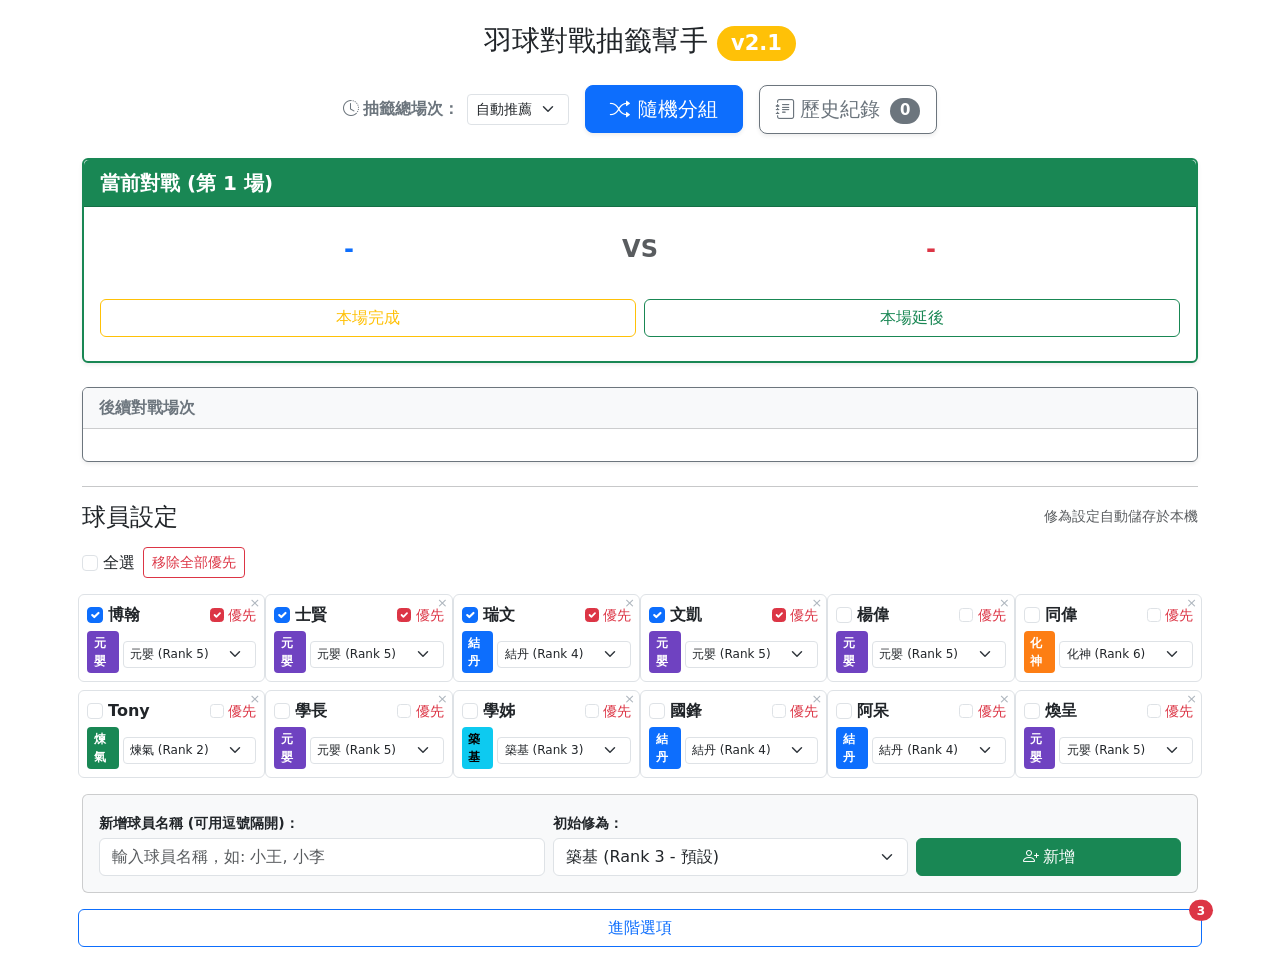
<file: index.html>
<!DOCTYPE html>
<html lang="zh-Hant">

<head>
  <meta charset="UTF-8">
  <meta name="viewport" content="width=device-width, initial-scale=1.0">
  <title>隨機分組對戰</title>
  <!-- 引入 Bootstrap -->
  <link href="https://cdn.jsdelivr.net/npm/bootstrap@5.3.2/dist/css/bootstrap.min.css" rel="stylesheet">
  <link href="style.css" rel="stylesheet">
  <!-- 引入 Bootstrap Icons -->
  <link href="https://cdn.jsdelivr.net/npm/bootstrap-icons@1.11.2/font/bootstrap-icons.min.css" rel="stylesheet">
</head>

<body>
  <div class="container my-4">

    <h3 class="text-center mb-4">
      羽球對戰抽籤幫手
      <span class="badge rounded-pill bg-warning" id="appVersionBadge">
        v2.1
      </span>
    </h3>

    <!-- 抽籤場次與隨機分組按鈕區塊 -->
    <div class="d-flex justify-content-center align-items-center gap-3 mb-4 flex-wrap">
      <div class="d-flex align-items-center gap-2">
        <label for="matchCountSelect" class="form-label mb-0 fw-bold text-secondary text-nowrap">
          <i class="bi bi-clock-history me-1"></i>抽籤總場次：
        </label>
        <select id="matchCountSelect" class="form-select form-select-sm" style="width: auto;">
          <option value="auto" selected>自動推薦</option>
          <option value="1">1 場</option>
          <option value="2">2 場</option>
          <option value="3">3 場</option>
          <option value="4">4 場</option>
          <option value="5">5 場</option>
          <option value="6">6 場</option>
          <option value="7">7 場</option>
          <option value="8">8 場</option>
          <option value="9">9 場</option>
          <option value="10">10 場</option>
          <option value="12">12 場</option>
        </select>
      </div>
      <button type="button" class="btn btn-primary btn-lg px-4 shadow-sm" onclick="generateTeams()">
        <i class="bi bi-shuffle me-2"></i>隨機分組
      </button>
      <button type="button" class="btn btn-outline-secondary btn-lg px-3 shadow-sm" id="match-history-btn" onclick="openMatchHistoryModal()">
        <i class="bi bi-journal-text me-1"></i>歷史紀錄
        <span class="badge rounded-pill bg-secondary ms-1" id="historyCountBadge">0</span>
      </button>
    </div>

    <!-- 當前對戰 (高視覺強度) -->
    <div id="current-match-box" class="card border-success border-2 shadow-sm text-center mb-4">
      <div class="card-header bg-success text-white fw-bold fs-5 d-flex justify-content-between align-items-center flex-wrap gap-2" id="current-match-header">
        <span id="current-match-title">當前對戰 (第 1 場)</span>
        <span id="match-power-indicator" class="power-indicator d-none"></span>
      </div>
      <div class="card-body py-4">
        <div class="row align-items-center">
          <div class="col fs-4 fw-bold text-primary" id="team-a-display">
            -
          </div>
          <div class="col-auto fs-4 fw-bold text-muted">
            VS
          </div>
          <div class="col fs-4 fw-bold text-danger" id="team-b-display">
            -
          </div>
        </div>
        <div class="mt-2" id="current-match-power-details"></div>
        <div class="d-flex gap-2">
          <button type="button" class="btn btn-outline-warning mt-4 flex-grow-1" id="next-match-btn"
            onclick="nextMatch()">本場完成</button>
          <button type="button" class="btn btn-outline-success mt-4 flex-grow-1" id="swap-group-btn"
            onclick="handleSwapGroups()">本場延後</button>
        </div>
      </div>
    </div>

    <!-- 待對戰場次 -->
    <div id="upcoming-matches-box" class="card border-secondary shadow-sm mb-4">
      <div class="card-header bg-light fw-bold text-secondary">
        後續對戰場次
      </div>
      <div class="card-body">
        <div id="upcoming-matches-list" class="list-group list-group-flush">
          <!-- 待播放的場次會動態渲染到這裡 -->
        </div>
      </div>
    </div>

    <hr />

    <form id="playersForm">
      <div class="d-flex justify-content-between align-items-center mb-3">
        <h4 class="mb-0">球員設定</h4>
        <span class="text-muted small">修為設定自動儲存於本機</span>
      </div>

      <div class="row row-cols-auto g-2 align-items-center mb-3">
        <div class="col">
          <label class="form-check-label"><input type="checkbox" class="form-check-input" id="selectAll"> 全選</label>
        </div>
        <div class="col">
          <button type="button" class="btn btn-sm btn-outline-danger" onclick="removePriority()">移除全部優先</button>
        </div>
      </div>

      <!-- 球員卡片清單 (由 IndexedDB 載入渲染) -->
      <div class="mb-3 row row-cols-2 row-cols-sm-3 row-cols-md-4 row-cols-lg-6 g-2" id="player-list">
      </div>

      <!-- 新增球員 -->
      <div class="card p-3 mb-3 bg-light">
        <div class="row g-2 align-items-end">
          <div class="col-12 col-md-5">
            <label for="newPlayer" class="form-label small fw-bold mb-1">新增球員名稱 (可用逗號隔開)：</label>
            <input type="text" id="newPlayer" class="form-control" placeholder="輸入球員名稱，如: 小王, 小李">
          </div>
          <div class="col-8 col-md-4">
            <label for="newPlayerRealm" class="form-label small fw-bold mb-1">初始修為：</label>
            <select id="newPlayerRealm" class="form-select">
              <option value="凡人">凡人 (Rank 1)</option>
              <option value="煉氣">煉氣 (Rank 2)</option>
              <option value="築基" selected>築基 (Rank 3 - 預設)</option>
              <option value="結丹">結丹 (Rank 4)</option>
              <option value="元嬰">元嬰 (Rank 5)</option>
              <option value="化神">化神 (Rank 6)</option>
              <option value="煉虛">煉虛 (Rank 7)</option>
            </select>
          </div>
          <div class="col-4 col-md-3 d-flex align-items-end">
            <button type="button" class="btn btn-success w-100" onclick="addPlayer()">
              <i class="bi bi-person-plus me-1"></i>新增
            </button>
          </div>
        </div>
      </div>

      <!-- 進階選項 -->
      <div class="row g-2">
        <button type="button" class="btn btn-outline-primary position-relative" data-bs-toggle="collapse"
          data-bs-target="#advancedOptions" aria-expanded="false" aria-controls="advancedOptions">
          進階選項
          <span class="position-absolute top-0 start-100 translate-middle badge rounded-pill bg-danger"
            id="advancedOptionsBadge">
            3
          </span>
        </button>
        <div class="collapse mt-2" id="advancedOptions">
          <div class="card card-body">
            <div class="row g-3">
              <div class="col-12 col-md-6">
                <label class="form-check-label fw-bold">
                  <input type="checkbox" class="form-check-input check-green" id="balanceByRealm" checked>
                  修為戰力平衡模式
                </label>
                <span class="badge rounded-pill bg-secondary" data-bs-container="body" data-bs-toggle="popover"
                  data-bs-placement="right" data-bs-content="啟用本項：一避免雙低戰力打雙高戰力；二平均安排高修為球員輪流對戰，提升對戰樂趣。">?</span>
              </div>
              <div class="col-12 col-md-6">
                <label class="form-check-label">
                  <input type="checkbox" class="form-check-input check-red" id="autoPriority" checked>
                  自動優先
                </label>
                <span class="badge rounded-pill bg-secondary" data-bs-container="body" data-bs-toggle="popover"
                  data-bs-placement="right" data-bs-content="啟用本項，會自動於隨機分組後，勾選最後一場未出戰球員的優先選項">?</span>
              </div>
              <div class="col-12 col-md-6">
                <label class="form-check-label">
                  <input type="checkbox" class="form-check-input check-green" id="noBindCheck" checked>
                  優先不必同組
                </label>
                <span class="badge rounded-pill bg-secondary" data-bs-container="body" data-bs-toggle="popover"
                  data-bs-placement="right" data-bs-content="啟用本項，可避免優先球員為兩位時，自動被分為同一組">?</span>
              </div>
              <div class="col-12 d-flex flex-wrap gap-2 pt-2 border-top">
                <button type="button" class="btn btn-outline-secondary btn-sm" onclick="resetStatsAction()">重置對戰統計</button>
                <button type="button" class="btn btn-outline-warning btn-sm" onclick="restoreDefaultPlayersAction()">恢復預設球員與修為</button>
                <button type="button" class="btn btn-outline-danger btn-sm" onclick="removeAllPlayersAction()">移除所有球員卡</button>
              </div>
            </div>
          </div>
        </div>
      </div>

    </form>
  </div>

  <!-- 最近 10 場歷史紀錄 Modal -->
  <div class="modal fade" id="matchHistoryModal" tabindex="-1" aria-labelledby="matchHistoryModalLabel" aria-hidden="true">
    <div class="modal-dialog modal-lg modal-dialog-scrollable">
      <div class="modal-content">
        <div class="modal-header">
          <h5 class="modal-title fw-bold" id="matchHistoryModalLabel">
            <i class="bi bi-journal-text me-2"></i>最近 10 場歷史對戰紀錄
          </h5>
          <button type="button" class="btn-close" data-bs-dismiss="modal" aria-label="關閉"></button>
        </div>
        <div class="modal-body p-0">
          <div id="match-history-list" class="list-group list-group-flush">
            <!-- 歷史紀錄動態渲染於此 -->
          </div>
        </div>
        <div class="modal-footer">
          <button type="button" class="btn btn-outline-danger btn-sm me-auto" onclick="clearMatchHistoryAction()">
            <i class="bi bi-trash me-1"></i>清除歷史紀錄
          </button>
          <button type="button" class="btn btn-secondary btn-sm" data-bs-dismiss="modal">關閉</button>
        </div>
      </div>
    </div>
  </div>

  <script src="script.js"></script>
  <!-- 引入 Bootstrap 的 JavaScript -->
  <script src="https://cdn.jsdelivr.net/npm/bootstrap@5.3.2/dist/js/bootstrap.bundle.min.js"></script>
</body>

</html>
</file>
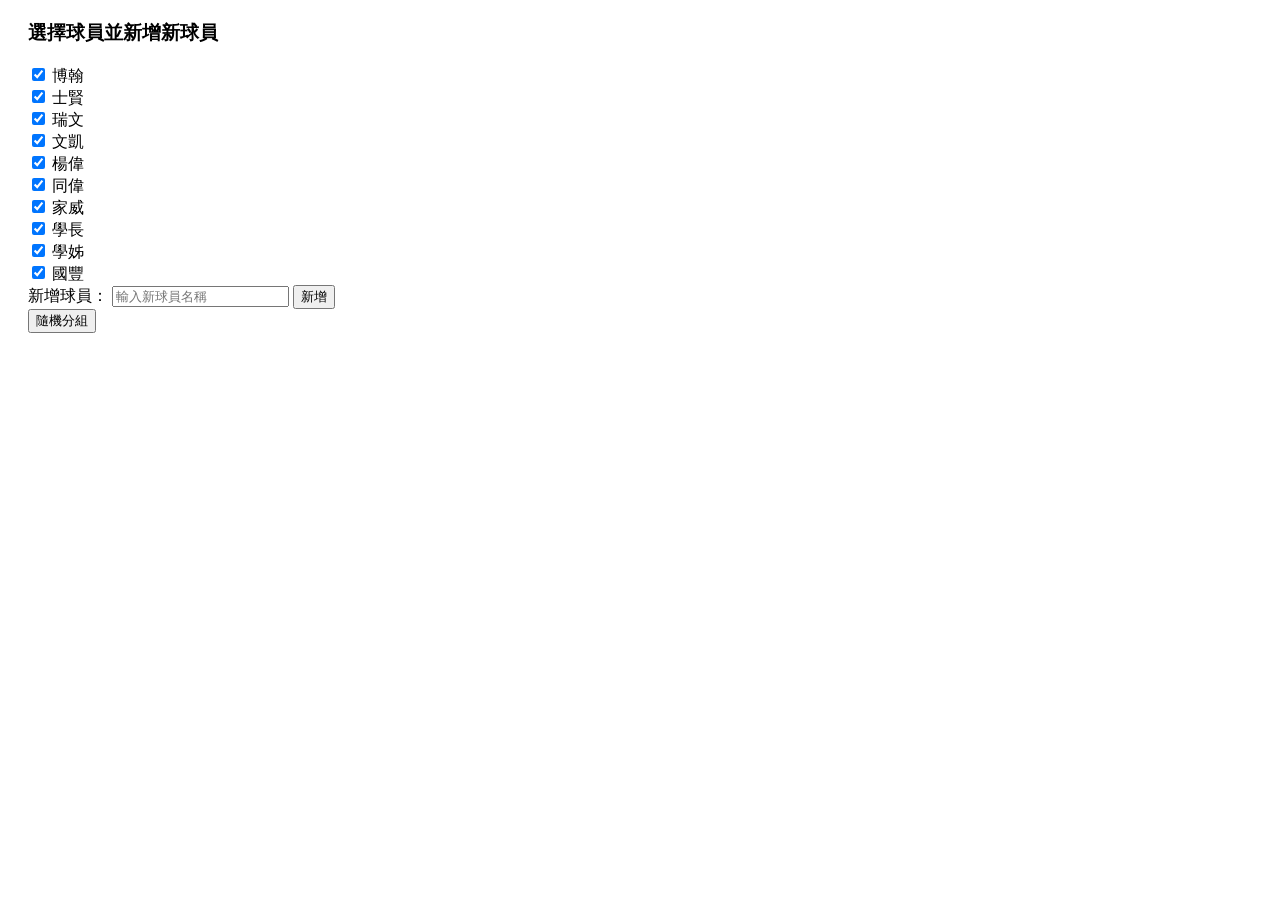
<file: badminton.html>
<!DOCTYPE html>
<html lang="zh-Hant">

<head>
  <meta charset="UTF-8">
  <meta name="viewport" content="width=device-width, initial-scale=1.0">
  <title>隨機分組對戰</title>
  <style>
    .container {
      margin: 20px;
    }

    #result {
      margin-top: 20px;
    }
  </style>
</head>

<body>
  <div class="container">
    <h3>選擇球員並新增新球員</h3>
    <form id="playersForm">
      <div id="player-list">
        <label><input type="checkbox" id="player1" value="博翰" checked> 博翰</label><br>
        <label><input type="checkbox" id="player2" value="士賢" checked> 士賢</label><br>
        <label><input type="checkbox" id="player3" value="瑞文" checked> 瑞文</label><br>
        <label><input type="checkbox" id="player4" value="文凱" checked> 文凱</label><br>
        <label><input type="checkbox" id="player5" value="楊偉" checked> 楊偉</label><br>
        <label><input type="checkbox" id="player6" value="同偉" checked> 同偉</label><br>
        <label><input type="checkbox" id="player7" value="家威" checked> 家威</label><br>
        <label><input type="checkbox" id="player8" value="學長" checked> 學長</label><br>
        <label><input type="checkbox" id="player9" value="學姊" checked> 學姊</label><br>
        <label><input type="checkbox" id="player10" value="國豐" checked> 國豐</label><br>
      </div>
      <label>新增球員：</label>
      <input type="text" id="newPlayer" placeholder="輸入新球員名稱">
      <button type="button" onclick="addPlayer()">新增</button>
    </form>
    <button type="button" onclick="generateTeams()">隨機分組</button>
    <div id="result"></div>
  </div>

  <script>

    // 新增球員並生成核取方塊
    function addPlayer() {
      const input = document.getElementById('newPlayer').value.trim();
      if (!input) return;

      const names = input.split(',').map(name => name.trim()).filter(name => name);
      const playerList = document.getElementById('player-list');

      names.forEach(name => {
        const label = document.createElement('label');
        label.innerHTML = `<input type="checkbox" value="${name}" checked> ${name}`;
        playerList.appendChild(label);
        playerList.appendChild(document.createElement('br'));
      });

      document.getElementById('newPlayer').value = '';
    }

    // 隨機分組邏輯
    function generateTeams() {
      const checkboxes = document.querySelectorAll('#player-list input[type="checkbox"]:checked');
      let players = Array.from(checkboxes).map(checkbox => checkbox.value);

      // 擷取選中的球員
      const selectedPlayers = [...players];
      /*for (let i = 1; i <= players.length; i++) {
        const checkbox = document.getElementById('player' + i);
        if (checkbox.checked) {
          selectedPlayers.push(players[i - 1]);
        }
      }*/

      // 隨機排序選中的球員
      shuffleArray(selectedPlayers);

      // 產生分組
      const teams = [];
      let groupCount = Math.floor(selectedPlayers.length / 2);

      // 分組
      for (let i = 0; i < groupCount * 2; i += 2) {
        teams.push([selectedPlayers[i], selectedPlayers[i + 1]]);
      }

      // 處理奇數情況
      if (selectedPlayers.length % 2 !== 0) {
        // 如果是奇數，抽選一名落單球員
        const unpairedPlayer = selectedPlayers[groupCount * 2];
        // 從剩下的球員中隨機選擇一位
        const remainingPlayers = [...selectedPlayers];
        remainingPlayers.splice(groupCount * 2, 1); // 移除已經選定的球員
        const randomIndex = Math.floor(Math.random() * remainingPlayers.length);
        const pairedPlayer = remainingPlayers[randomIndex];

        // 新增一組由兩個球員組成
        teams.push([unpairedPlayer, pairedPlayer]);
        groupCount++; // 總組數增加
      }

      // 檢查總隊伍數量是否為奇數，如果是則從前面的偶數隊伍中抽選兩名球員來形成新隊伍
      if (teams.length % 2 !== 0) {
        // 從已分配的偶數隊伍中抽取兩名球員
        const playersFromGroups = [];
        for (let i = 0; i < teams.length - 1; i++) {
          playersFromGroups.push(...teams[i]);
        }

        // 最後一支隊伍的成員
        const lastTeam = teams[teams.length - 1];

        // 從已分配的球員中隨機選擇兩位來形成新隊伍，並且排除已存在的成員
        let randomIndexes = [];
        let newTeam = [];

        while (randomIndexes.length < 2) {
          const randIndex = Math.floor(Math.random() * playersFromGroups.length);

          // 確保選中的球員不在最後一支隊伍中
          if (!randomIndexes.includes(randIndex) && !lastTeam.includes(playersFromGroups[randIndex])) {
            randomIndexes.push(randIndex);
            newTeam.push(playersFromGroups[randIndex]);
          }
        }

        // 將新隊伍加入到隊伍中
        teams.push(newTeam);
      }

      // 顯示分組結果
      displayResults(teams);
    }

    // 顯示分組結果
    function displayResults(teams) {
      let resultHtml = '';
      let groupIndex = 1;
      for (let i = 0; i < teams.length; i++) {
        resultHtml += `<p>組合 ${groupIndex++}: ${teams[i].join(' 跟 ')}</p>`;
      }
      document.getElementById('result').innerHTML = resultHtml;
    }

    // 隨機打亂數組
    function shuffleArray(arr) {
      for (let i = arr.length - 1; i > 0; i--) {
        const j = Math.floor(Math.random() * (i + 1));
        [arr[i], arr[j]] = [arr[j], arr[i]];
      }
    }
  </script>
</body>

</html>
</file>
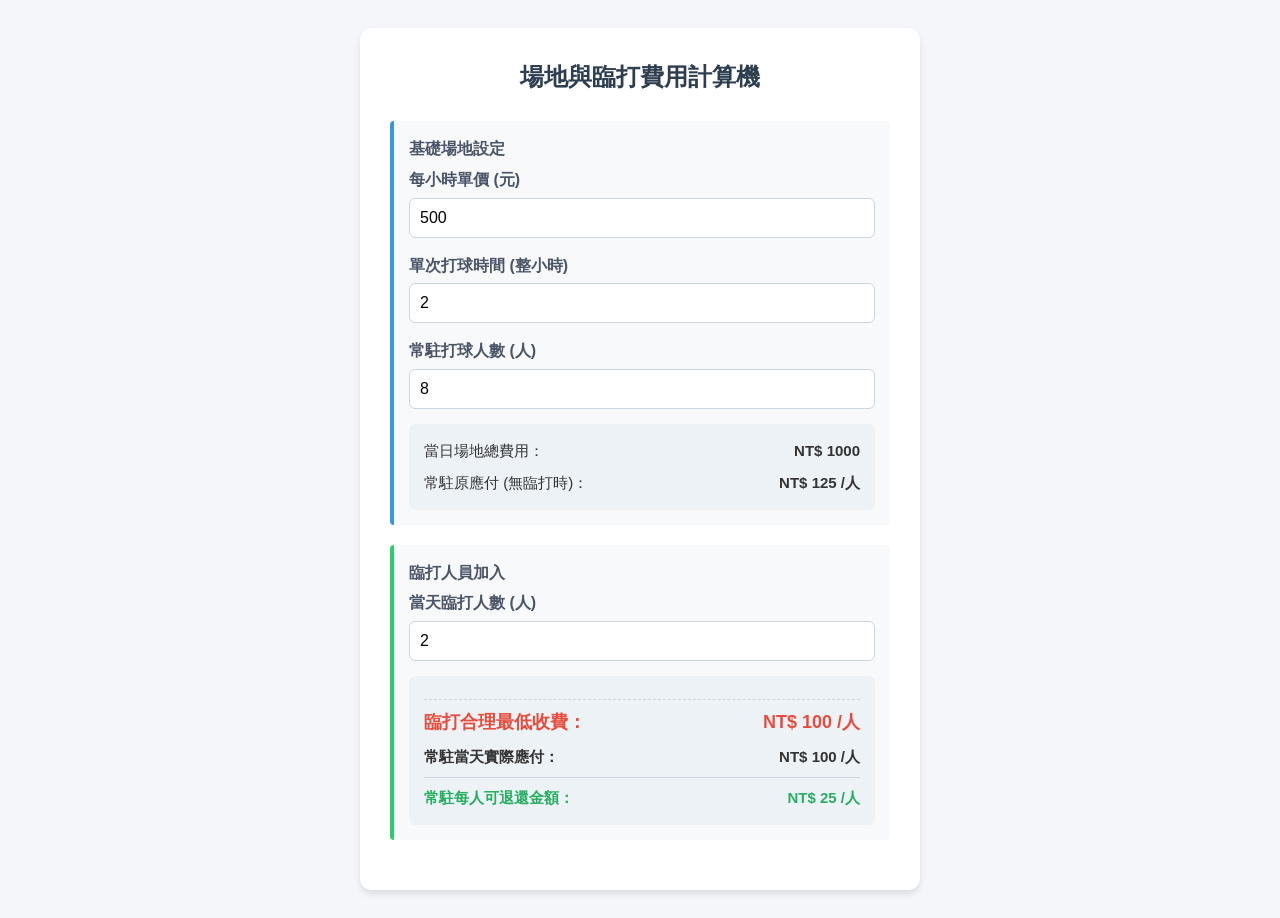
<file: cost_calculator.html>
<!DOCTYPE html>
<html lang="zh-TW">
<head>
    <meta charset="UTF-8">
    <meta name="viewport" content="width=device-width, initial-scale=1.0">
    <title>羽球/運動場地臨打費用計算機</title>
    <style>
        body {
            font-family: -apple-system, BlinkMacSystemFont, "Segoe UI", Roboto, "Helvetica Neue", Arial, sans-serif;
            background-color: #f4f6f9;
            color: #333;
            line-height: 1.6;
            padding: 20px;
            display: flex;
            justify-content: center;
        }
        .container {
            background-color: #ffffff;
            border-radius: 12px;
            box-shadow: 0 4px 6px rgba(0, 0, 0, 0.1);
            padding: 30px;
            width: 100%;
            max-width: 500px;
        }
        h2 {
            text-align: center;
            color: #2c3e50;
            margin-top: 0;
            margin-bottom: 25px;
        }
        .section {
            background-color: #f8f9fa;
            border-left: 4px solid #3498db;
            padding: 15px;
            border-radius: 4px;
            margin-bottom: 20px;
        }
        .section.highlight {
            border-left-color: #2ecc71;
        }
        .form-group {
            margin-bottom: 15px;
        }
        label {
            display: block;
            margin-bottom: 5px;
            font-weight: bold;
            color: #4a5568;
        }
        input[type="number"] {
            width: 100%;
            padding: 10px;
            border: 1px solid #cbd5e0;
            border-radius: 6px;
            box-sizing: border-box;
            font-size: 16px;
        }
        input[type="number"]:focus {
            outline: none;
            border-color: #3498db;
            box-shadow: 0 0 0 3px rgba(52, 152, 219, 0.2);
        }
        .result-box {
            background-color: #edf2f7;
            padding: 15px;
            border-radius: 6px;
            margin-top: 15px;
        }
        .result-item {
            display: flex;
            justify-content: space-between;
            margin-bottom: 8px;
            font-size: 15px;
        }
        .result-item:last-child {
            margin-bottom: 0;
        }
        .important-result {
            font-size: 18px;
            font-weight: bold;
            color: #e74c3c;
            border-top: 1px dashed #cbd5e0;
            padding-top: 8px;
            margin-top: 8px;
        }
        .text-green {
            color: #27ae60;
        }
    </style>
    
</head>
<body>

<div class="container">
    <h2>場地與臨打費用計算機</h2>
    
    <!-- 第一區塊：基礎場地與常駐人員設定 -->
    <div class="section">
        <label>基礎場地設定</label>
        <div class="form-group">
            <label for="hourlyPrice">每小時單價 (元)</label>
            <input type="number" id="hourlyPrice" value="500" min="0" oninput="calculateExpenses()">
        </div>
        <div class="form-group">
            <label for="duration">單次打球時間 (整小時)</label>
            <!-- 移除 step="0.5"，強制以 1 小時為單位 -->
            <input type="number" id="duration" value="2" min="1" step="1" oninput="calculateExpenses()">
        </div>
        <div class="form-group">
            <label for="regularPlayers">常駐打球人數 (人)</label>
            <input type="number" id="regularPlayers" value="8" min="1" oninput="calculateExpenses()">
        </div>
        
        <div class="result-box">
            <div class="result-item">
                <span>當日場地總費用：</span>
                <strong>NT$ <span id="totalCost">0</span></strong>
            </div>
            <div class="result-item">
                <span>常駐原應付 (無臨打時)：</span>
                <strong>NT$ <span id="regularOriginalPay">0</span> /人</strong>
            </div>
        </div>
    </div>

    <!-- 第二區塊：臨打人員計算 -->
    <div class="section highlight">
        <label>臨打人員加入</label>
        <div class="form-group">
            <label for="guestPlayers">當天臨打人數 (人)</label>
            <input type="number" id="guestPlayers" value="2" min="0" oninput="calculateExpenses()">
        </div>
        
        <div class="result-box">
            <div class="result-item important-result">
                <span>臨打合理最低收費：</span>
                <span>NT$ <span id="guestMinCharge">0</span> /人</span>
            </div>
            <div class="result-item" style="font-weight: bold;">
                <span>常駐當天實際應付：</span>
                <span>NT$ <span id="regularActualPay">0</span> /人</span>
            </div>
            <div class="result-item text-green" style="font-weight: bold; border-top: 1px solid #cbd5e0; padding-top: 8px; margin-top: 8px;">
                <span>常駐每人可退還金額：</span>
                <span>NT$ <span id="regularRefund">0</span> /人</span>
            </div>
        </div>
    </div>
</div>

<script>
    function calculateExpenses() {
        // 取得輸入值並強制將時間與人數轉為整數
        const hourlyPrice = parseFloat(document.getElementById('hourlyPrice').value) || 0;
        const duration = parseInt(document.getElementById('duration').value) || 0;
        const regularPlayers = parseInt(document.getElementById('regularPlayers').value) || 0;
        const guestPlayers = parseInt(document.getElementById('guestPlayers').value) || 0;

        // 1. 計算當日總費用
        const totalCost = hourlyPrice * duration;
        document.getElementById('totalCost').textContent = Math.round(totalCost);

        // 2. 計算無臨打時，常駐原本每人要付的錢
        let regularOriginalPay = 0;
        if (regularPlayers > 0) {
            regularOriginalPay = totalCost / regularPlayers;
        }
        document.getElementById('regularOriginalPay').textContent = Math.round(regularOriginalPay);

        // 總人數 (常駐 + 臨打)
        const totalPlayers = regularPlayers + guestPlayers;

        if (totalPlayers > 0 && regularPlayers > 0) {
            // 3. 關鍵邏輯：所有人重新平攤後的合理價格（臨打最低收費）
            const fairShare = Math.round(totalCost / totalPlayers);
            
            // 如果有臨打，計算常駐實際應付與退費
            if (guestPlayers > 0) {
                document.getElementById('guestMinCharge').textContent = fairShare;
                document.getElementById('regularActualPay').textContent = fairShare;
                
                // 退還金額 = 原本應付 - 重新平攤後的實際應付
                const refund = Math.round(regularOriginalPay) - fairShare;
                document.getElementById('regularRefund').textContent = refund > 0 ? refund : 0;
            } else {
                // 沒有臨打時的顯示狀態
                document.getElementById('guestMinCharge').textContent = 0;
                document.getElementById('regularActualPay').textContent = Math.round(regularOriginalPay);
                document.getElementById('regularRefund').textContent = 0;
            }
        } else {
            // 防呆重置
            document.getElementById('guestMinCharge').textContent = 0;
            document.getElementById('regularActualPay').textContent = 0;
            document.getElementById('regularRefund').textContent = 0;
        }
    }

    // 網頁載入時先執行一次初始計算
    window.onload = calculateExpenses;
</script>

</body>
</html>
</file>
<file: style.css>
.check-red.form-check-input:checked {
  background-color: #dc3545;
  border-color: #dc3545;
  background-image: url("data:image/svg+xml,%3csvg xmlns='http://www.w3.org/2000/svg' viewBox='0 0 20 20'%3e%3cpath fill='none' stroke='%23fff' stroke-linecap='round' stroke-linejoin='round' stroke-width='3' d='M6 10l3 3 6-6'/%3e%3c/svg%3e");
}

.check-red.form-check-input:focus {
    /* 確保焦點邊框與紅色主題一致 */
    border-color: #dc3545;
    /* 設定焦點陰影為紅色的透明版本 */
    box-shadow: 0 0 0 0.25rem rgba(220, 53, 69, 0.25); 
}

.check-green.form-check-input:checked {
  background-color: #198754;
  border-color: #198754;
  background-image: url("data:image/svg+xml,%3csvg xmlns='http://www.w3.org/2000/svg' viewBox='0 0 20 20'%3e%3cpath fill='none' stroke='%23fff' stroke-linecap='round' stroke-linejoin='round' stroke-width='3' d='M6 10l3 3 6-6'/%3e%3c/svg%3e");
}

.check-green.form-check-input:focus {
    /* 確保焦點邊框與綠色主題一致 */
    border-color: #198754;
    /* 設定焦點陰影為綠色的透明版本 */
    box-shadow: 0 0 0 0.25rem rgba(25, 135, 84, 0.25);
}

/* 修為等級徽章與下拉選單樣式 */
.realm-badge {
  font-size: 0.75rem;
  padding: 0.25em 0.55em;
  font-weight: 600;
  border-radius: 4px;
  vertical-align: middle;
  display: inline-block;
}

.realm-1 { background-color: #6c757d; color: #fff; } /* 凡人 */
.realm-2 { background-color: #198754; color: #fff; } /* 煉氣 */
.realm-3 { background-color: #0dcaf0; color: #000; } /* 築基 */
.realm-4 { background-color: #0d6efd; color: #fff; } /* 結丹 */
.realm-5 { background-color: #6f42c1; color: #fff; } /* 元嬰 */
.realm-6 { background-color: #fd7e14; color: #fff; } /* 化神 */
.realm-7 { background-color: #dc3545; color: #fff; } /* 煉虛 */

.realm-select {
  font-size: 0.75rem;
  padding: 0.2rem 0.4rem;
  border-radius: 4px;
  font-weight: 500;
  margin-top: 4px;
}

.player-card {
  transition: all 0.2s ease;
  border: 1px solid #dee2e6;
  padding: 0.5rem;
  position: relative;
}

.player-card:hover {
  box-shadow: 0 4px 8px rgba(0,0,0,0.08);
}

.player-card .player-header {
  display: flex;
  justify-content: space-between;
  align-items: center;
}

.player-card .delete-btn {
  position: absolute;
  top: 2px;
  right: 4px;
  color: #adb5bd;
  cursor: pointer;
  font-size: 0.8rem;
  line-height: 1;
}

.player-card .delete-btn:hover {
  color: #dc3545;
}

.power-indicator {
  font-size: 0.85rem;
  font-weight: 600;
  padding: 3px 10px;
  border-radius: 12px;
  background-color: #e9ecef;
  color: #495057;
  display: inline-block;
}

.power-indicator.balanced {
  background-color: #d1e7dd;
  color: #0f5132;
}

.power-indicator.slight-diff {
  background-color: #fff3cd;
  color: #664d03;
}
</file>
